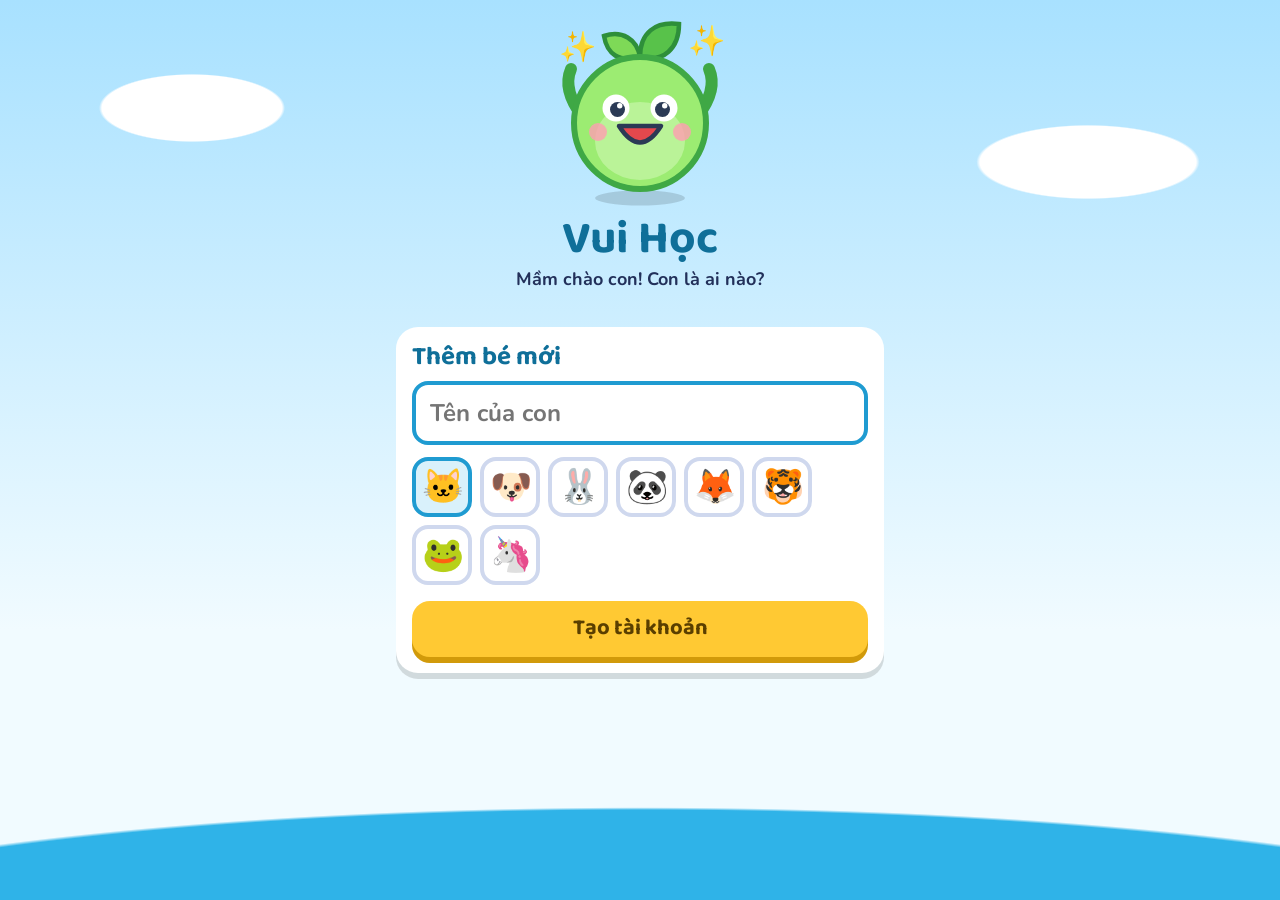
<file: index.html>
<!DOCTYPE html>
<html lang="vi">
<head>
<meta charset="utf-8">
<meta name="viewport" content="width=device-width, initial-scale=1">
<title>Vui Học - Đăng nhập</title>
<link rel="stylesheet" href="css/bootstrap.min.css">
<link rel="stylesheet" href="css/app.css">
</head>
<body class="theme-home">
<main class="app" style="max-width:520px">
  <div class="text-center mb-3"><div id="mas"></div><h1 style="font-size:46px;color:var(--cd);margin:6px 0 0">Vui Học</h1><p class="mb-0">Mầm chào con! Con là ai nào?</p></div>
  <div class="stack" id="plist" style="margin:0 0 18px"></div>
  <div class="panel">
    <h2 style="font-size:26px;color:var(--cd)">Thêm bé mới</h2>
    <input id="nm" class="inp" maxlength="12" placeholder="Tên của con" autocomplete="off">
    <div class="avs mb-3" id="avs"></div>
    <button class="b3 gold block" id="mk">Tạo tài khoản</button>
  </div>
</main>
<script src="js/common.js"></script>
<script>
$('mas').innerHTML=mascot('cheer','l bob');
function draw(){
  const pl=$('plist');pl.innerHTML='';
  Object.entries(DB.users).forEach(([id,u])=>{
    const b=document.createElement('button');b.className='b3 white block';b.style.justifyContent='flex-start';
    b.textContent=u.av+'  '+u.name;
    b.onclick=()=>{DB.cur=id;sv();location.href='dashboard.html'};
    pl.appendChild(b);
  });
  $('avs').innerHTML='';
  AVS.forEach(a=>{const b=document.createElement('button');b.className=a===av?'on':'';b.textContent=a;b.onclick=()=>{av=a;draw()};$('avs').appendChild(b)});
}
$('mk').onclick=()=>{
  const n=$('nm').value.trim();if(!n){$('nm').focus();return}
  const id='u'+Date.now();
  DB.users[id]={name:n,av,done:{},hist:[],stickers:[],days:[]};DB.cur=id;sv();location.href='dashboard.html';
};
draw();
</script>
</body>
</html>
</file>
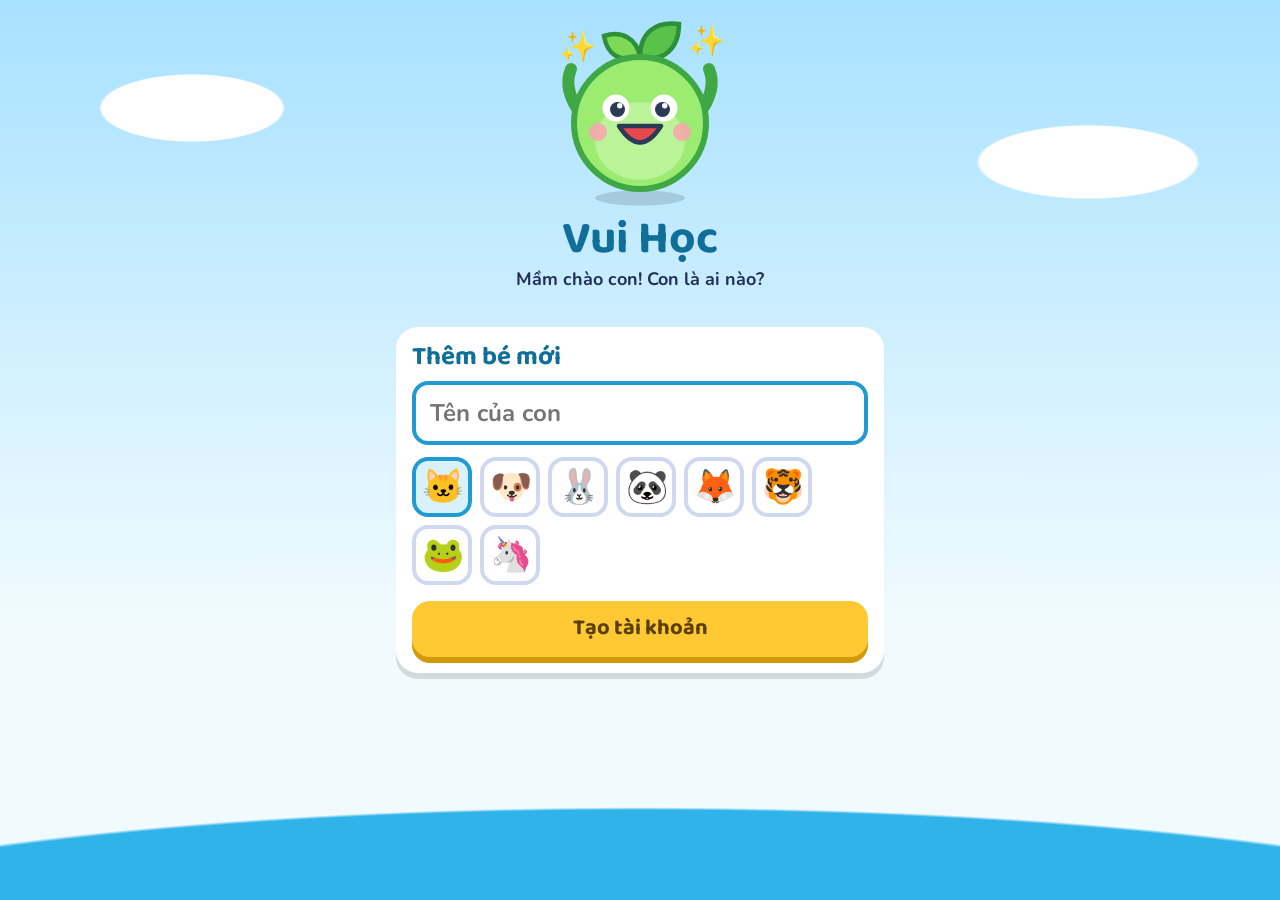
<file: dashboard.html>
<!DOCTYPE html>
<html lang="vi">
<head>
<meta charset="utf-8">
<meta name="viewport" content="width=device-width, initial-scale=1">
<title>Toán vui - Trang chủ</title>
<link rel="stylesheet" href="css/bootstrap.min.css">
<link rel="stylesheet" href="css/app.css">
</head>
<body class="theme-home">
<main class="app" style="max-width:860px">
  <div class="tb">
    <span class="chip3" id="streak"></span>
    <span><span class="chip3" id="total"></span> <button class="b3 white" id="out">Đổi bé</button></span>
  </div>
  <div class="hero"><div id="mas"></div><div><h1 id="hi"></h1><div class="bubble" id="hello">Hôm nay con muốn học gì nào?</div></div></div>
  <div class="row g-4" id="subs"></div>
  <h2 class="lbl mt-4" style="font-size:26px">Album sticker</h2>
  <div class="panel"><div class="stk" id="stk"></div><p class="mb-0 mt-2" id="stkn"></p></div>
  <h2 class="lbl mt-4" style="font-size:26px">Gần đây</h2>
  <div class="panel"><ul class="mb-0" id="hist"></ul></div>
</main>
<script src="js/common.js"></script>
<script>
const SUBJECTS=[{"k": "toan", "n": "Học Toán", "i": "🔢", "url": "hoc_toan.html", "d": "Số, hình, cộng trừ", "c": "i-toan", "total": 32}, {"k": "tv", "n": "Học Tiếng Việt", "i": "📚", "url": "hoc_tieng_viet.html", "d": "Chữ, vần, đọc hiểu", "c": "i-tv", "total": 61}, {"k": "kp", "n": "Khám phá", "i": "🔭", "url": "hoc_kham_pha.html", "d": "Gia đình, thiên nhiên, sức khỏe", "c": "i-kp", "total": 16}, {"k": "td", "n": "Tư duy", "i": "🧩", "url": "hoc_tu_duy.html", "d": "Quy luật, suy luận, đố vui", "c": "i-td", "total": 14}];
const u=U();
if(!u)location.href='index.html';
else{
  const tot=Object.values(u.done||{}).reduce((a,d)=>a+d.best,0);
  $('hi').textContent='Chào '+u.name+'! '+u.av;
  $('mas').innerHTML=mascot('happy','bob');
  $('total').textContent='⭐ '+tot;
  const st=streak(u);$('streak').textContent=st?'🔥 '+st+' ngày liên tiếp':'🔥 Học hôm nay để bắt đầu chuỗi ngày!';
  $('out').onclick=()=>{DB.cur=null;sv();location.href='index.html'};
  SUBJECTS.forEach(s=>{
    const ks=Object.keys(u.done||{}).filter(k=>k.startsWith(s.k+'-'));
    const learned=new Set(ks.map(k=>k.replace(/@\d+$/,''))).size;
    const stars=ks.reduce((a,k)=>a+u.done[k].best,0);
    const col=document.createElement('div');col.className='col-6';
    col.innerHTML='<a class="isle '+s.c+'"><span class="em"></span><h2></h2><p></p><div class="pb"><i></i></div><small></small></a>';
    col.querySelector('a').href=s.url;
    col.querySelector('.em').textContent=s.i;
    col.querySelector('h2').textContent=s.n;
    col.querySelector('p').textContent=s.d;
    col.querySelector('.pb i').style.width=Math.min(100,learned/s.total*100)+'%';
    col.querySelector('small').textContent='Đã học '+learned+'/'+s.total+' bài, ⭐ '+stars;
    $('subs').appendChild(col);
  });
  u.stickers.forEach(x=>{const e=document.createElement('span');e.textContent=x;$('stk').appendChild(e)});
  $('stkn').textContent=u.stickers.length?'Con có '+u.stickers.length+'/'+STICKERS.length+' sticker. Được 3 sao ở một bài mới sẽ nhận thêm sticker!':'Được 3 sao ở một bài để nhận sticker đầu tiên nhé!';
  if(!(u.hist||[]).length){$('hist').innerHTML='<li>Chưa có bài nào. Chọn một hòn đảo để bắt đầu!</li>'}
  (u.hist||[]).slice(0,5).forEach(h=>{const li=document.createElement('li');li.textContent=h.d+': '+h.t+' '+'⭐'.repeat(h.s);$('hist').appendChild(li)});
}
</script>
</body>
</html>
</file>
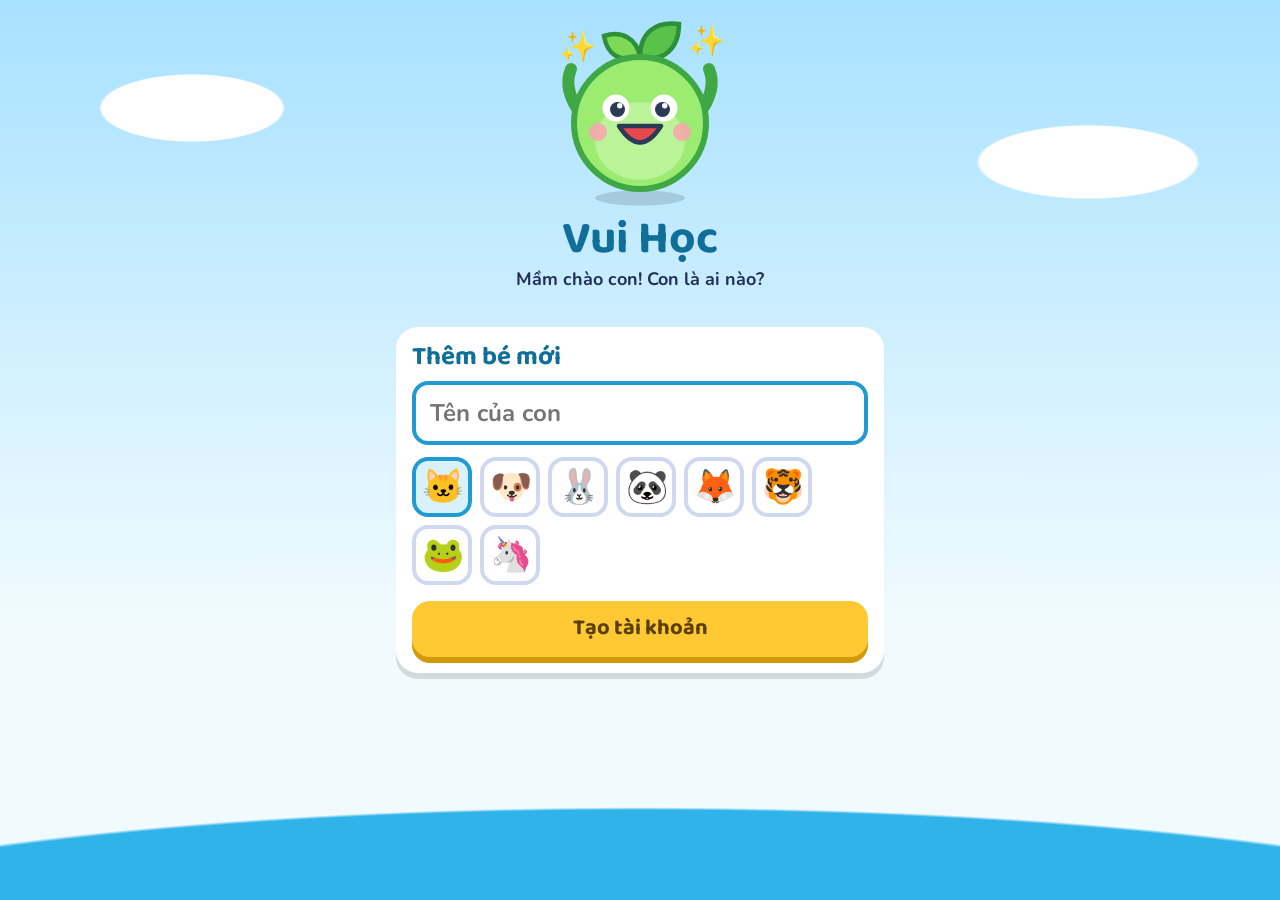
<file: hoc_kham_pha.html>
<!DOCTYPE html>
<html lang="vi">
<head>
<meta charset="utf-8">
<meta name="viewport" content="width=device-width, initial-scale=1">
<title>Khám phá - Toán vui</title>
<link rel="stylesheet" href="css/bootstrap.min.css">
<link rel="stylesheet" href="css/app.css">
</head>
<body class="theme-kp">
<main class="app">
  <section id="home">
    <div class="tb">
      <a class="b3 white" href="dashboard.html">← Trang chủ</a>
      <span><span class="chip3" id="total"></span> <span class="chip3" id="me"></span></span>
    </div>
    <div class="hero">
      <div id="hmas"></div>
      <div><h1>🔭 Khám phá</h1><div class="bubble" id="hello"></div></div>
    </div>
    <div id="units"></div>
  </section>

  <section id="quiz" hidden>
    <div class="tb"><button class="b3 white" id="exit">← Thoát</button><span class="chip3" id="prog"></span></div>
    <div class="stage">
      <div class="meter"><i id="fill"></i></div>
      <div class="pass" id="pass" hidden></div>
      <button class="b3 gold say" id="say" hidden>🔊 Nghe</button>
      <p class="q" id="q"></p>
      <div class="vis" id="vis"></div>
      <div class="opts" id="opts"></div>
      <div class="fb" id="fb"></div>
      <button class="b3 gold block" id="next" hidden>Câu tiếp</button>
    </div>
  </section>

  <section id="game" hidden>
    <div class="tb"><button class="b3 white" id="gexit">← Thoát</button><span class="chip3" id="ginfo"></span></div>
    <div class="stage"><p class="q" id="gq"></p><div id="gbody"></div></div>
  </section>

  <section id="done" hidden>
    <div class="stage done">
      <div id="dmas"></div>
      <div class="big" id="dstars"></div>
      <h2 id="dmsg"></h2>
      <p id="dscore"></p>
      <div id="dsticker"></div>
      <div class="stack">
        <button class="b3 gold block" id="again">Chơi lại</button>
        <button class="b3 white block" id="home2">Về đường học</button>
      </div>
    </div>
  </section>
</main>
<script src="js/common.js"></script>
<script src="js/data_kham_pha.js"></script>
<script src="js/engine.js"></script>
</body>
</html>
</file>
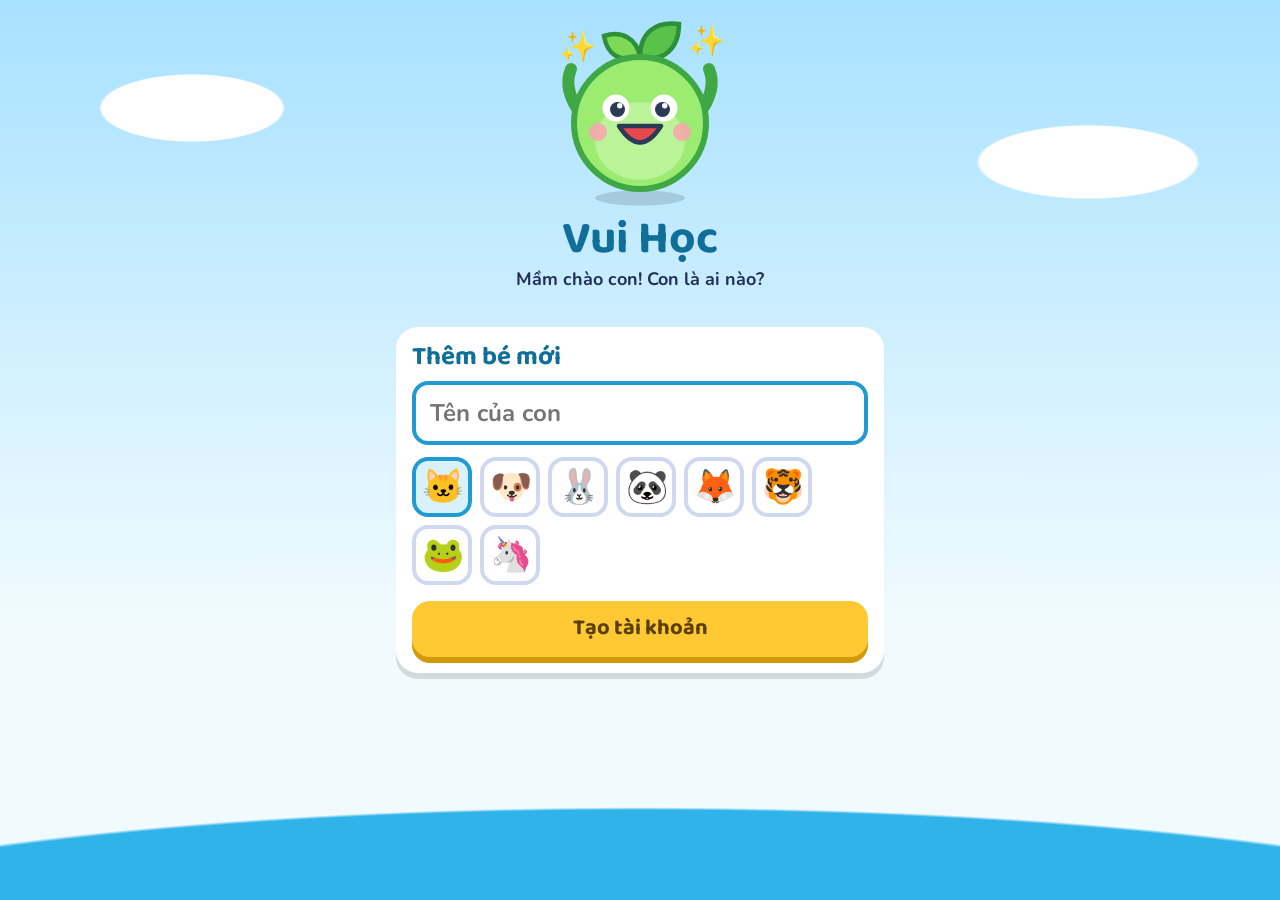
<file: hoc_tieng_viet.html>
<!DOCTYPE html>
<html lang="vi">
<head>
<meta charset="utf-8">
<meta name="viewport" content="width=device-width, initial-scale=1">
<title>Học Tiếng Việt - Toán vui</title>
<link rel="stylesheet" href="css/bootstrap.min.css">
<link rel="stylesheet" href="css/app.css">
</head>
<body class="theme-tv">
<main class="app">
  <section id="home">
    <div class="tb">
      <a class="b3 white" href="dashboard.html">← Trang chủ</a>
      <span><span class="chip3" id="total"></span> <span class="chip3" id="me"></span></span>
    </div>
    <div class="hero">
      <div id="hmas"></div>
      <div><h1>📚 Học Tiếng Việt</h1><div class="bubble" id="hello"></div></div>
    </div>
    <div id="units"></div>
  </section>

  <section id="quiz" hidden>
    <div class="tb"><button class="b3 white" id="exit">← Thoát</button><span class="chip3" id="prog"></span></div>
    <div class="stage">
      <div class="meter"><i id="fill"></i></div>
      <div class="pass" id="pass" hidden></div>
      <button class="b3 gold say" id="say" hidden>🔊 Nghe</button>
      <p class="q" id="q"></p>
      <div class="vis" id="vis"></div>
      <div class="opts" id="opts"></div>
      <div class="fb" id="fb"></div>
      <button class="b3 gold block" id="next" hidden>Câu tiếp</button>
    </div>
  </section>

  <section id="game" hidden>
    <div class="tb"><button class="b3 white" id="gexit">← Thoát</button><span class="chip3" id="ginfo"></span></div>
    <div class="stage"><p class="q" id="gq"></p><div id="gbody"></div></div>
  </section>

  <section id="done" hidden>
    <div class="stage done">
      <div id="dmas"></div>
      <div class="big" id="dstars"></div>
      <h2 id="dmsg"></h2>
      <p id="dscore"></p>
      <div id="dsticker"></div>
      <div class="stack">
        <button class="b3 gold block" id="again">Chơi lại</button>
        <button class="b3 white block" id="home2">Về đường học</button>
      </div>
    </div>
  </section>
</main>
<script src="js/common.js"></script>
<script src="js/data_tv_read.js"></script>
<script src="js/data_tieng_viet.js"></script>
<script src="js/engine.js"></script>
</body>
</html>
</file>
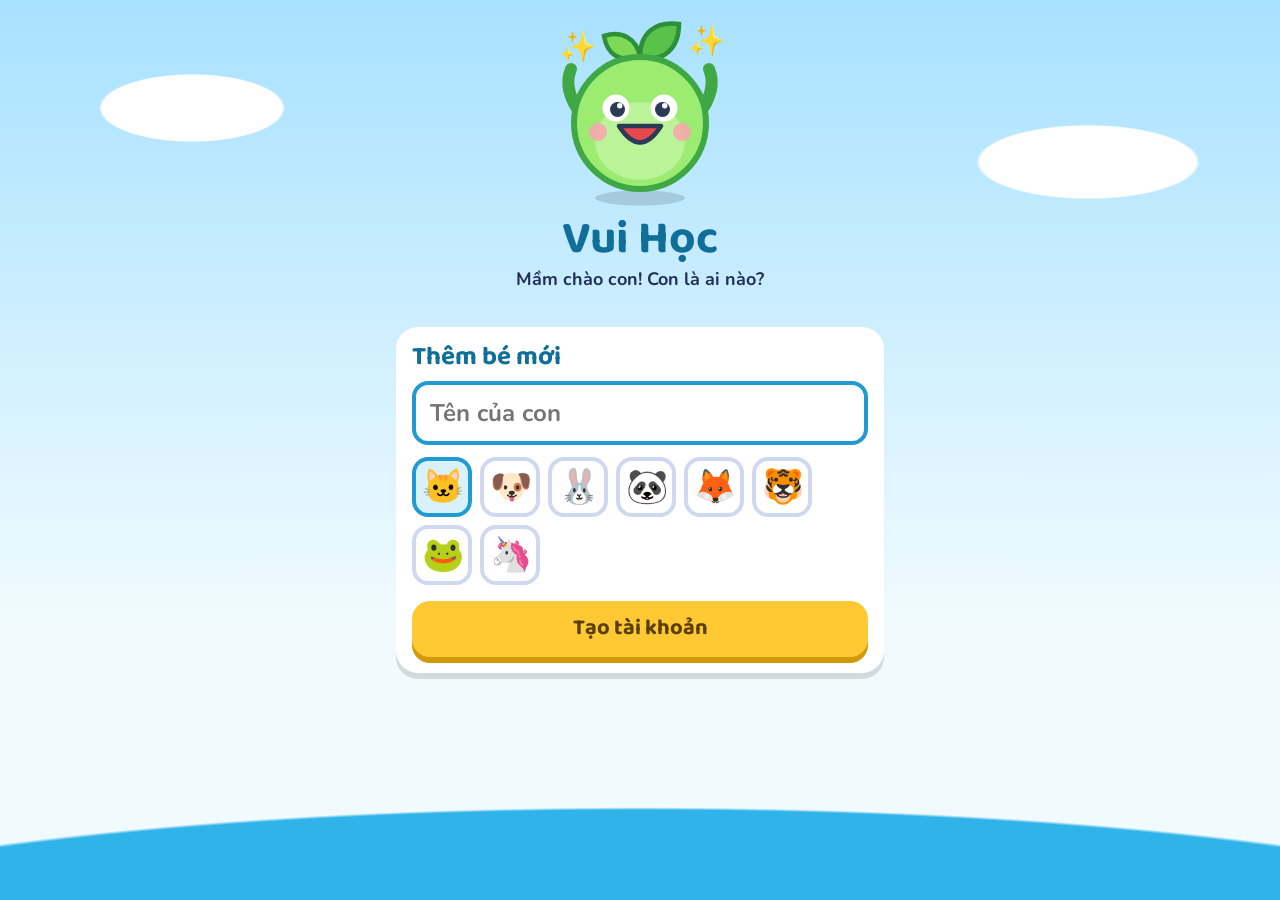
<file: hoc_toan.html>
<!DOCTYPE html>
<html lang="vi">
<head>
<meta charset="utf-8">
<meta name="viewport" content="width=device-width, initial-scale=1">
<title>Học Toán - Toán vui</title>
<link rel="stylesheet" href="css/bootstrap.min.css">
<link rel="stylesheet" href="css/app.css">
</head>
<body class="theme-toan">
<main class="app">
  <section id="home">
    <div class="tb">
      <a class="b3 white" href="dashboard.html">← Trang chủ</a>
      <span><span class="chip3" id="total"></span> <span class="chip3" id="me"></span></span>
    </div>
    <div class="hero">
      <div id="hmas"></div>
      <div><h1>🔢 Học Toán</h1><div class="bubble" id="hello"></div></div>
    </div>
    <div id="units"></div>
  </section>

  <section id="quiz" hidden>
    <div class="tb"><button class="b3 white" id="exit">← Thoát</button><span class="chip3" id="prog"></span></div>
    <div class="stage">
      <div class="meter"><i id="fill"></i></div>
      <div class="pass" id="pass" hidden></div>
      <button class="b3 gold say" id="say" hidden>🔊 Nghe</button>
      <p class="q" id="q"></p>
      <div class="vis" id="vis"></div>
      <div class="opts" id="opts"></div>
      <div class="fb" id="fb"></div>
      <button class="b3 gold block" id="next" hidden>Câu tiếp</button>
    </div>
  </section>

  <section id="game" hidden>
    <div class="tb"><button class="b3 white" id="gexit">← Thoát</button><span class="chip3" id="ginfo"></span></div>
    <div class="stage"><p class="q" id="gq"></p><div id="gbody"></div></div>
  </section>

  <section id="done" hidden>
    <div class="stage done">
      <div id="dmas"></div>
      <div class="big" id="dstars"></div>
      <h2 id="dmsg"></h2>
      <p id="dscore"></p>
      <div id="dsticker"></div>
      <div class="stack">
        <button class="b3 gold block" id="again">Chơi lại</button>
        <button class="b3 white block" id="home2">Về đường học</button>
      </div>
    </div>
  </section>
</main>
<script src="js/common.js"></script>
<script src="js/data_toan.js"></script>
<script src="js/engine.js"></script>
</body>
</html>
</file>
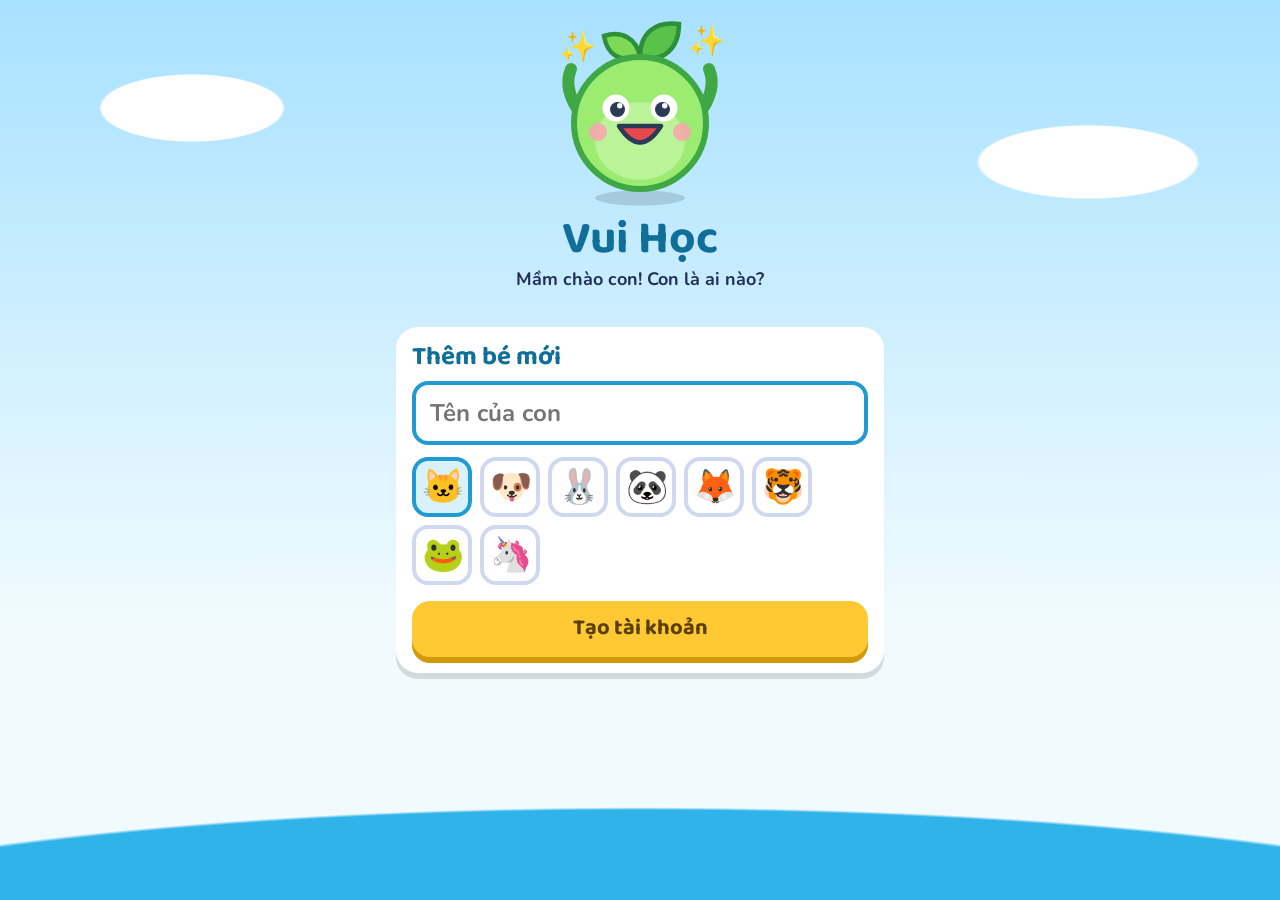
<file: hoc_tu_duy.html>
<!DOCTYPE html>
<html lang="vi">
<head>
<meta charset="utf-8">
<meta name="viewport" content="width=device-width, initial-scale=1">
<title>Tư duy - Toán vui</title>
<link rel="stylesheet" href="css/bootstrap.min.css">
<link rel="stylesheet" href="css/app.css">
</head>
<body class="theme-td">
<main class="app">
  <section id="home">
    <div class="tb">
      <a class="b3 white" href="dashboard.html">← Trang chủ</a>
      <span><span class="chip3" id="total"></span> <span class="chip3" id="me"></span></span>
    </div>
    <div class="hero">
      <div id="hmas"></div>
      <div><h1>🧩 Tư duy</h1><div class="bubble" id="hello"></div></div>
    </div>
    <div id="units"></div>
  </section>

  <section id="quiz" hidden>
    <div class="tb"><button class="b3 white" id="exit">← Thoát</button><span class="chip3" id="prog"></span></div>
    <div class="stage">
      <div class="meter"><i id="fill"></i></div>
      <div class="pass" id="pass" hidden></div>
      <button class="b3 gold say" id="say" hidden>🔊 Nghe</button>
      <p class="q" id="q"></p>
      <div class="vis" id="vis"></div>
      <div class="opts" id="opts"></div>
      <div class="fb" id="fb"></div>
      <button class="b3 gold block" id="next" hidden>Câu tiếp</button>
    </div>
  </section>

  <section id="game" hidden>
    <div class="tb"><button class="b3 white" id="gexit">← Thoát</button><span class="chip3" id="ginfo"></span></div>
    <div class="stage"><p class="q" id="gq"></p><div id="gbody"></div></div>
  </section>

  <section id="done" hidden>
    <div class="stage done">
      <div id="dmas"></div>
      <div class="big" id="dstars"></div>
      <h2 id="dmsg"></h2>
      <p id="dscore"></p>
      <div id="dsticker"></div>
      <div class="stack">
        <button class="b3 gold block" id="again">Chơi lại</button>
        <button class="b3 white block" id="home2">Về đường học</button>
      </div>
    </div>
  </section>
</main>
<script src="js/common.js"></script>
<script src="js/data_tu_duy.js"></script>
<script src="js/engine.js"></script>
</body>
</html>
</file>
<file: css/app.css>
/* ===== Phông chữ chạy offline ===== */
@font-face{font-family:"Baloo 2";font-weight:600;src:url(../fonts/baloo-2-vietnamese-600-normal.woff2) format("woff2");unicode-range:U+0102-0103,U+0110-0111,U+0128-0129,U+0168-0169,U+01A0-01A1,U+01AF-01B0,U+0300-0301,U+0303-0304,U+0308-0309,U+0323,U+0329,U+1EA0-1EF9,U+20AB}
@font-face{font-family:"Baloo 2";font-weight:600;src:url(../fonts/baloo-2-latin-600-normal.woff2) format("woff2");unicode-range:U+0000-00FF,U+0131,U+0152-0153,U+02BB-02BC,U+02C6,U+02DA,U+02DC,U+2000-206F,U+2074,U+20AC,U+2122,U+2191,U+2193,U+2212,U+2215,U+FEFF,U+FFFD}
@font-face{font-family:"Baloo 2";font-weight:700;src:url(../fonts/baloo-2-vietnamese-700-normal.woff2) format("woff2");unicode-range:U+0102-0103,U+0110-0111,U+0128-0129,U+0168-0169,U+01A0-01A1,U+01AF-01B0,U+0300-0301,U+0303-0304,U+0308-0309,U+0323,U+0329,U+1EA0-1EF9,U+20AB}
@font-face{font-family:"Baloo 2";font-weight:700;src:url(../fonts/baloo-2-latin-700-normal.woff2) format("woff2");unicode-range:U+0000-00FF,U+0131,U+0152-0153,U+02BB-02BC,U+02C6,U+02DA,U+02DC,U+2000-206F,U+2074,U+20AC,U+2122,U+2191,U+2193,U+2212,U+2215,U+FEFF,U+FFFD}
@font-face{font-family:Nunito;font-weight:400;src:url(../fonts/nunito-vietnamese-400-normal.woff2) format("woff2");unicode-range:U+0102-0103,U+0110-0111,U+0128-0129,U+0168-0169,U+01A0-01A1,U+01AF-01B0,U+0300-0301,U+0303-0304,U+0308-0309,U+0323,U+0329,U+1EA0-1EF9,U+20AB}
@font-face{font-family:Nunito;font-weight:400;src:url(../fonts/nunito-latin-400-normal.woff2) format("woff2");unicode-range:U+0000-00FF,U+0131,U+0152-0153,U+02BB-02BC,U+02C6,U+02DA,U+02DC,U+2000-206F,U+2074,U+20AC,U+2122,U+2191,U+2193,U+2212,U+2215,U+FEFF,U+FFFD}
@font-face{font-family:Nunito;font-weight:700;src:url(../fonts/nunito-vietnamese-700-normal.woff2) format("woff2");unicode-range:U+0102-0103,U+0110-0111,U+0128-0129,U+0168-0169,U+01A0-01A1,U+01AF-01B0,U+0300-0301,U+0303-0304,U+0308-0309,U+0323,U+0329,U+1EA0-1EF9,U+20AB}
@font-face{font-family:Nunito;font-weight:700;src:url(../fonts/nunito-latin-700-normal.woff2) format("woff2");unicode-range:U+0000-00FF,U+0131,U+0152-0153,U+02BB-02BC,U+02C6,U+02DA,U+02DC,U+2000-206F,U+2074,U+20AC,U+2122,U+2191,U+2193,U+2212,U+2215,U+FEFF,U+FFFD}

/* ===== Màu theo từng môn (mỗi môn một thế giới) ===== */
:root{--ink:#22305a;--c:#2f6fed;--cd:#1c4cb0;--cl:#e3edff;--bg:#e8f6ff;--gold:#ffc933;--gold-d:#d19a0a;--ok:#27ae6b;--okd:#17814a;--bad:#e5484d;--card:#fff;--r:22px}
body{margin:0;min-height:100vh;color:var(--ink);font-family:Nunito,"Trebuchet MS",sans-serif;font-weight:700;font-size:18px;background:var(--bg) fixed}
h1,h2,h3,.fx{font-family:"Baloo 2",Nunito,sans-serif;font-weight:700;line-height:1.15}
[hidden]{display:none!important}
button{font:inherit;color:inherit;cursor:pointer}
button:focus-visible,a:focus-visible,input:focus-visible{outline:4px solid var(--gold);outline-offset:3px}

.theme-toan{--c:#2f6fed;--cd:#1c4cb0;--cl:#dfeaff;
 --bg:radial-gradient(120px 50px at 12% 14%,#fff 60%,transparent 62%),radial-gradient(160px 60px at 82% 8%,#fff 60%,transparent 62%),radial-gradient(140px 55px at 70% 36%,#ffffffd0 60%,transparent 62%),linear-gradient(#7ec8ff,#e6f5ff 65%)}
.theme-tv{--c:#2c9a4b;--cd:#1b6e33;--cl:#dff5e2;
 --bg:radial-gradient(120% 40% at 20% 104%,#8bd36a 60%,transparent 61%),radial-gradient(100% 34% at 90% 108%,#5db95a 60%,transparent 61%),linear-gradient(#d3f2b8,#fbffe9 70%)}
.theme-kp{--c:#ef7d1f;--cd:#b45a0c;--cl:#ffe9d1;
 --bg:radial-gradient(circle at 88% 7%,#ffe28a 0 56px,#ffd06088 57px 100px,transparent 101px),linear-gradient(#ffcf91,#fff3de 60%)}
.theme-td{--c:#7a4fe0;--cd:#4f2fa8;--cl:#ece4ff;--ink:#241e5a;
 --bg:radial-gradient(2px 2px at 10% 20%,#fff,transparent),radial-gradient(2px 2px at 30% 60%,#fff,transparent),radial-gradient(3px 3px at 55% 15%,#ffe9a0,transparent),radial-gradient(2px 2px at 75% 45%,#fff,transparent),radial-gradient(3px 3px at 90% 80%,#ffe9a0,transparent),radial-gradient(2px 2px at 20% 90%,#fff,transparent),linear-gradient(#2b2a72,#6a4bb5)}
.theme-home{--c:#1f9bd1;--cd:#0f6f99;--cl:#d9f1fb;
 --bg:radial-gradient(130% 30% at 50% 108%,#2fb3e8 60%,transparent 61%),radial-gradient(150px 55px at 15% 12%,#fff 60%,transparent 62%),radial-gradient(180px 60px at 85% 18%,#fff 60%,transparent 62%),linear-gradient(#a8e1ff,#f1fbff 70%)}

.app{max-width:720px;margin:0 auto;padding:12px 16px 56px}
.theme-td .hero h1,.theme-td .lbl{color:#fff}

/* ===== Nút 3D kiểu đồ chơi ===== */
.b3{display:inline-flex;align-items:center;justify-content:center;gap:8px;min-height:56px;padding:8px 22px;border:0;border-radius:18px;background:var(--c);color:#fff;font-family:"Baloo 2",sans-serif;font-size:22px;box-shadow:0 6px 0 var(--cd);text-decoration:none;transition:transform .08s,box-shadow .08s}
.b3:active{transform:translateY(5px);box-shadow:0 1px 0 var(--cd)}
.b3.gold{background:var(--gold);color:#5a3f00;box-shadow:0 6px 0 var(--gold-d)}
.b3.gold:active{box-shadow:0 1px 0 var(--gold-d)}
.b3.white{background:#fff;color:var(--cd);box-shadow:0 6px 0 #c9d4ea}
.b3.block{width:100%}
.chip3{display:inline-flex;align-items:center;gap:6px;background:#fff;border-radius:999px;padding:4px 14px;font-family:"Baloo 2",sans-serif;font-size:20px;box-shadow:0 3px 0 #0002;color:var(--ink)}

/* ===== Thanh trên ===== */
.tb{display:flex;align-items:center;justify-content:space-between;gap:8px;padding:6px 0 10px}
.tb .b3{min-height:46px;font-size:18px;padding:4px 16px}

/* ===== Nhân vật Mầm ===== */
.mascot{display:block;width:120px;height:auto;flex:none}
.mascot.s{width:72px}.mascot.l{width:180px;margin:0 auto}
.bob{animation:bob 2.4s ease-in-out infinite}
@keyframes bob{50%{transform:translateY(-6px)}}
.hero{display:flex;align-items:center;gap:14px;margin:4px 0 12px}
.hero h1{font-size:38px;margin:0;color:var(--cd)}
.bubble{position:relative;background:#fff;border-radius:18px;padding:8px 14px;font-size:18px;box-shadow:0 4px 0 #0002;max-width:330px;color:var(--ink)}
.bubble::before{content:"";position:absolute;left:-10px;top:18px;border:8px solid transparent;border-right-color:#fff;border-left:0}

/* ===== Con đường bài học ===== */
.unit{margin:26px 0 8px;background:var(--c);color:#fff;border-radius:var(--r);padding:12px 18px;box-shadow:0 6px 0 var(--cd)}
.unit h2{margin:0;font-size:24px}.unit small{font-size:16px;opacity:.92}
.path{padding:8px 0}
.node{display:flex;align-items:center;gap:14px;width:78%;margin:12px 0;background:none;border:0;padding:0;text-align:left;color:var(--ink)}
.node:nth-child(4n+2){margin-left:11%}.node:nth-child(4n+3){margin-left:22%}.node:nth-child(4n+4){margin-left:11%}
.dot{flex:none;width:76px;height:76px;border-radius:50%;display:grid;place-items:center;font-size:36px;background:#fff;border:5px solid var(--c);box-shadow:0 6px 0 var(--cd);transition:transform .1s}
.node:active .dot{transform:translateY(4px);box-shadow:0 2px 0 var(--cd)}
.node.done .dot{background:var(--gold);border-color:var(--gold-d);box-shadow:0 6px 0 var(--gold-d)}
.node.next .dot{animation:pulse 1.6s infinite}
@keyframes pulse{50%{box-shadow:0 6px 0 var(--cd),0 0 0 12px #ffffffaa}}
.nm{background:#fff;border-radius:14px;padding:6px 12px;line-height:1.2;box-shadow:0 3px 0 #0002}
.nm b{display:block;font-family:"Baloo 2",sans-serif;font-size:20px;color:var(--cd)}
.nm small{font-size:15px;opacity:.8}
.stars{font-size:16px;letter-spacing:1px}
.rng{display:flex;flex-wrap:wrap;gap:8px;margin:8px 0 4px}
.rng button{min-width:52px;min-height:46px;border:3px solid var(--c);border-radius:14px;background:#fff;font-family:"Baloo 2",sans-serif;font-size:20px;box-shadow:0 3px 0 var(--cd)}
.rng button.on{background:var(--c);color:#fff}
.lbl{margin:14px 0 4px;font-size:20px;font-family:"Baloo 2",sans-serif;color:var(--cd)}

/* ===== Màn hình làm bài ===== */
.stage{background:var(--card);border-radius:28px;padding:18px 18px 22px;box-shadow:0 8px 0 #0002}
.bar2{display:flex;justify-content:space-between;align-items:center;gap:10px;font-family:"Baloo 2",sans-serif;font-size:20px}
.meter{height:16px;border-radius:99px;background:var(--cl);margin:10px 0 14px;overflow:hidden}
.meter i{display:block;height:100%;width:0;background:linear-gradient(90deg,var(--gold),#ffb300);border-radius:99px;transition:width .3s}
.q{font-family:"Baloo 2",sans-serif;font-size:30px;margin:0 0 6px;color:var(--cd)}
.vis{font-size:46px;line-height:1.3;min-height:60px;margin-bottom:12px;word-break:break-word;white-space:pre-line}
.vis:empty{display:none}
.vis svg{max-height:120px;width:auto}
.pass{background:#fffbea;border:3px dashed var(--gold-d);border-radius:18px;padding:14px 16px;font-size:22px;line-height:1.7;margin-bottom:10px}
.say{margin-bottom:12px;min-height:46px;font-size:18px; display:none}
.opts{display:grid;grid-template-columns:1fr 1fr;gap:12px}
.opt{min-height:80px;padding:6px 10px;font-family:"Baloo 2",sans-serif;font-size:36px;border:4px solid var(--c);border-radius:20px;background:#fff;color:var(--cd);box-shadow:0 6px 0 var(--cd);line-height:1.1}
.opt:active{transform:translateY(4px);box-shadow:0 2px 0 var(--cd)}
.opt.long{font-size:24px}
.opt.ok{background:var(--ok);color:#fff;border-color:var(--okd);box-shadow:0 6px 0 var(--okd);animation:pop .35s}
.opt.no{background:#fde4e5;border-color:var(--bad);color:var(--bad);box-shadow:none;opacity:.7;animation:shake .3s}
.fb{display:flex;align-items:center;gap:10px;min-height:76px;margin:12px 0;font-family:"Baloo 2",sans-serif;font-size:24px}
.fb.good{color:var(--okd)}.fb.bad{color:var(--bad)}
.done{text-align:center}
.done h2{font-size:34px;margin:6px 0 2px;color:var(--cd)}
.big{font-size:64px;margin:6px 0}
.stack{display:grid;gap:12px;margin-top:16px}

/* ===== Trò chơi ===== */
.mgrid{display:grid;grid-template-columns:repeat(4,1fr);gap:10px}
.mgrid.c3{grid-template-columns:repeat(3,1fr)}
.tile{min-height:88px;font-family:"Baloo 2",sans-serif;font-size:26px;border:4px solid var(--c);border-radius:18px;background:var(--gold);box-shadow:0 5px 0 var(--cd);padding:0;color:var(--ink)}
.tile.up,.tile.w{background:#fff}
.tile.hit{background:var(--ok);color:#fff;border-color:var(--okd);animation:pop .35s}
.tile.no{animation:shake .3s;background:#fde4e5}
.sky{position:relative;height:54vh;min-height:320px;border:4px solid var(--c);border-radius:24px;background:linear-gradient(#bfe3ff,#fff);overflow:hidden}
.bl{position:absolute;bottom:-100px;width:78px;height:92px;border:0;border-radius:50% 50% 46% 46%;font-family:"Baloo 2",sans-serif;font-size:30px;color:#fff;animation:up 7s linear forwards;transition:opacity .3s,transform .3s}
.simon{display:grid;grid-template-columns:1fr 1fr;gap:12px}
.simon button{min-height:110px;border:0;border-radius:24px;font-size:44px;opacity:.8;box-shadow:0 6px 0 #0003}
.simon button.lit{opacity:1;transform:scale(1.06);filter:brightness(1.25)}
.word{display:inline-flex;min-width:48px;min-height:52px;align-items:center;justify-content:center;padding:4px 14px;margin:4px;border-radius:14px;background:var(--cl);border:3px solid var(--c);font-size:28px;font-family:"Baloo 2",sans-serif;color:var(--cd)}
.slotline{min-height:72px;border-bottom:4px dashed var(--c);margin-bottom:14px;padding-bottom:6px}
.cf{position:fixed;top:-30px;font-size:28px;pointer-events:none;z-index:9;animation:fall 1.8s ease-in forwards}
@keyframes up{to{bottom:105%}}
@keyframes pop{50%{transform:scale(1.1)}}
@keyframes shake{25%{transform:translateX(-8px)}75%{transform:translateX(8px)}}
@keyframes fall{to{transform:translateY(110vh) rotate(540deg);opacity:.6}}

/* ===== Trang chủ (đảo học vui) và đăng nhập ===== */
.isle{display:block;position:relative;border-radius:40% 60% 55% 45%/55% 45% 60% 40%;padding:22px 20px;text-align:center;color:#fff;text-decoration:none;box-shadow:0 8px 0 var(--sd),0 14px 18px #0002;background:var(--sc);min-height:210px;transition:transform .15s}
.isle:hover,.isle:focus-visible{transform:translateY(-6px) rotate(-1deg);color:#fff}
.isle .em{font-size:64px;display:block;filter:drop-shadow(0 4px 0 #0003)}
.isle h2{font-size:28px;margin:4px 0 2px}.isle p{margin:0 0 8px;font-size:16px}
.isle .pb{height:14px;background:#0003;border-radius:99px;overflow:hidden;margin:6px 12px 4px}
.isle .pb i{display:block;height:100%;background:var(--gold);border-radius:99px}
.isle small{font-size:15px}
.i-toan{--sc:linear-gradient(145deg,#4f8cff,#2f6fed);--sd:#1c4cb0}
.i-tv{--sc:linear-gradient(145deg,#4cc06a,#2c9a4b);--sd:#1b6e33}
.i-kp{--sc:linear-gradient(145deg,#ffa24d,#ef7d1f);--sd:#b45a0c}
.i-td{--sc:linear-gradient(145deg,#a07cf0,#7a4fe0);--sd:#4f2fa8}
.panel{background:#fff;border-radius:var(--r);padding:16px;box-shadow:0 6px 0 #0002}
.stk{display:flex;flex-wrap:wrap;gap:6px;font-size:34px}
.stk span{background:var(--cl);border-radius:14px;padding:2px 8px}
.avs{display:flex;flex-wrap:wrap;gap:8px}
.avs button{font-size:34px;width:60px;height:60px;border:4px solid #cfd8ee;border-radius:16px;background:#fff}
.avs button.on{border-color:var(--c);background:var(--cl)}
.inp{width:100%;font:inherit;font-size:24px;padding:10px 14px;border:4px solid var(--c);border-radius:16px;margin-bottom:12px}

@media (max-width:480px){.hero h1{font-size:30px}.mascot{width:92px}.opt{font-size:30px}.node{width:92%}.node:nth-child(n){margin-left:0}.node:nth-child(4n+3){margin-left:8%}.q{font-size:26px}}
@media (prefers-reduced-motion:reduce){*{animation:none!important;transition:none!important}}
</file>
